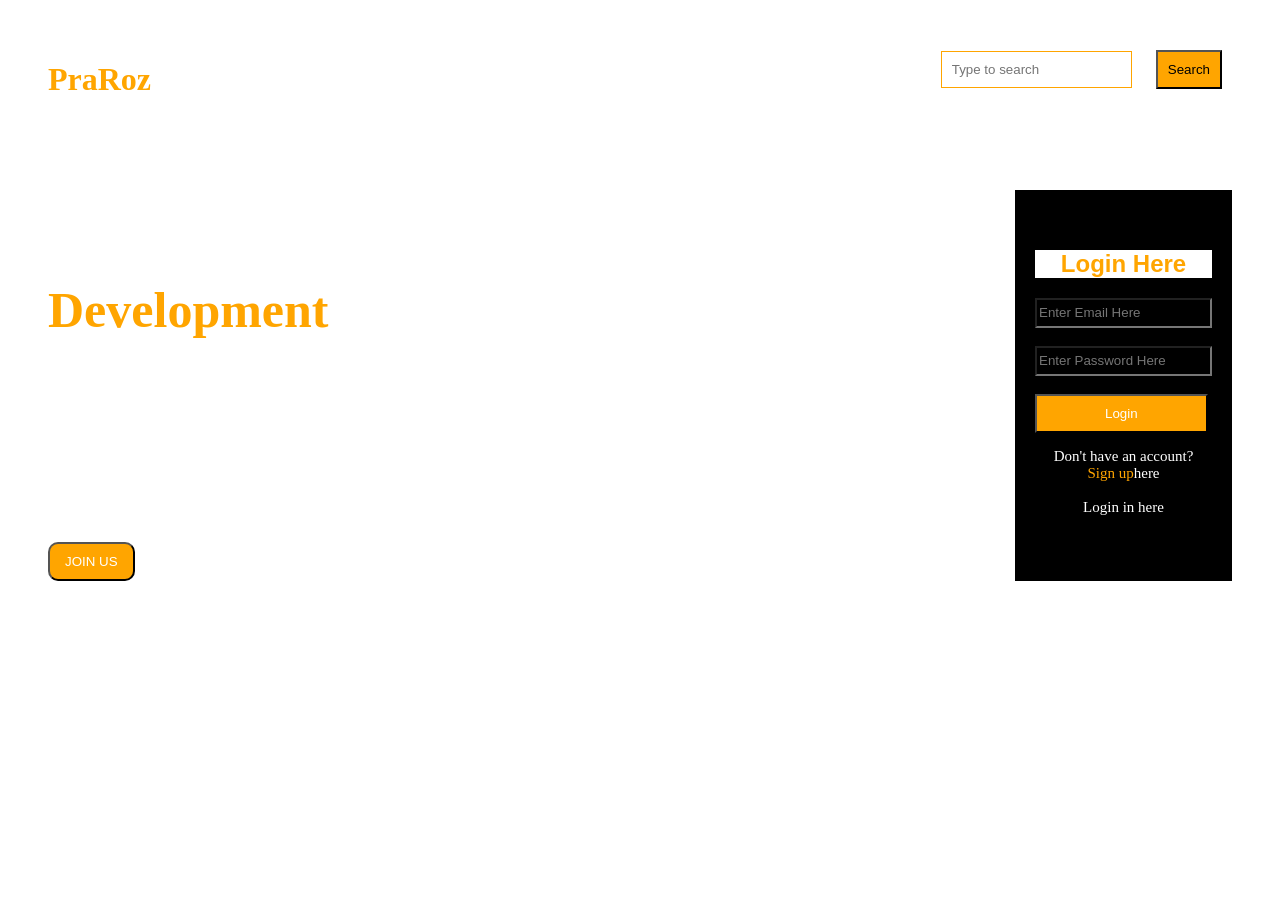
<file: Activity 1/ex3.html>
<!DOCTYPE html>
<html>
 <head>
  <link rel="stylesheet" href="ex3.css">
 </head>
  <body background="C:\Users\USER\OneDrive\Pictures\3.webp">
    <div class="container">
	 <div class="item1"><h1>PraRoz</h1></div>
	 <div class="navbar">
	  <ul>
	    <li><a href="">HOME</a></li>
		<li><a href="">ABOUT</a></li>
		<li><a href="">SERVICE</a></li>
		<li><a href="">DESIGN</a></li>
		<li><a href="">CONTACT</a></li>
	  </ul></div>
     <div class="search">
      <input type="text" placeholder="Type to search">
      <button>Search</button></input>
     </div>
    </div>	 
    <div class="box">
	 <div class="box1"><h1>Web Design & <br><span class="orange">Development</span><br>Course</h1>
	 <p>Web design is a specification of the design stream.They also use HTML,CSS,<br>WYSIWGM editing software,mark up validators etc,to create design elements</p><br>
	 <button class="btn">JOIN US</button></div>
    
	<div class="login">
	 <h2>Login Here</h2>
	 <input type="text" placeholder="Enter Email Here"><br><br>
	 <input type="text" placeholder="Enter Password Here"><br><br>
	 <button class="Login">Login</button>
	 <p>Don't have an account?<br> 
	 <a href="">Sign up</a>here<br><br>Login in here</p>
	 </div>
	</div>
  </body>

</html>
</file>
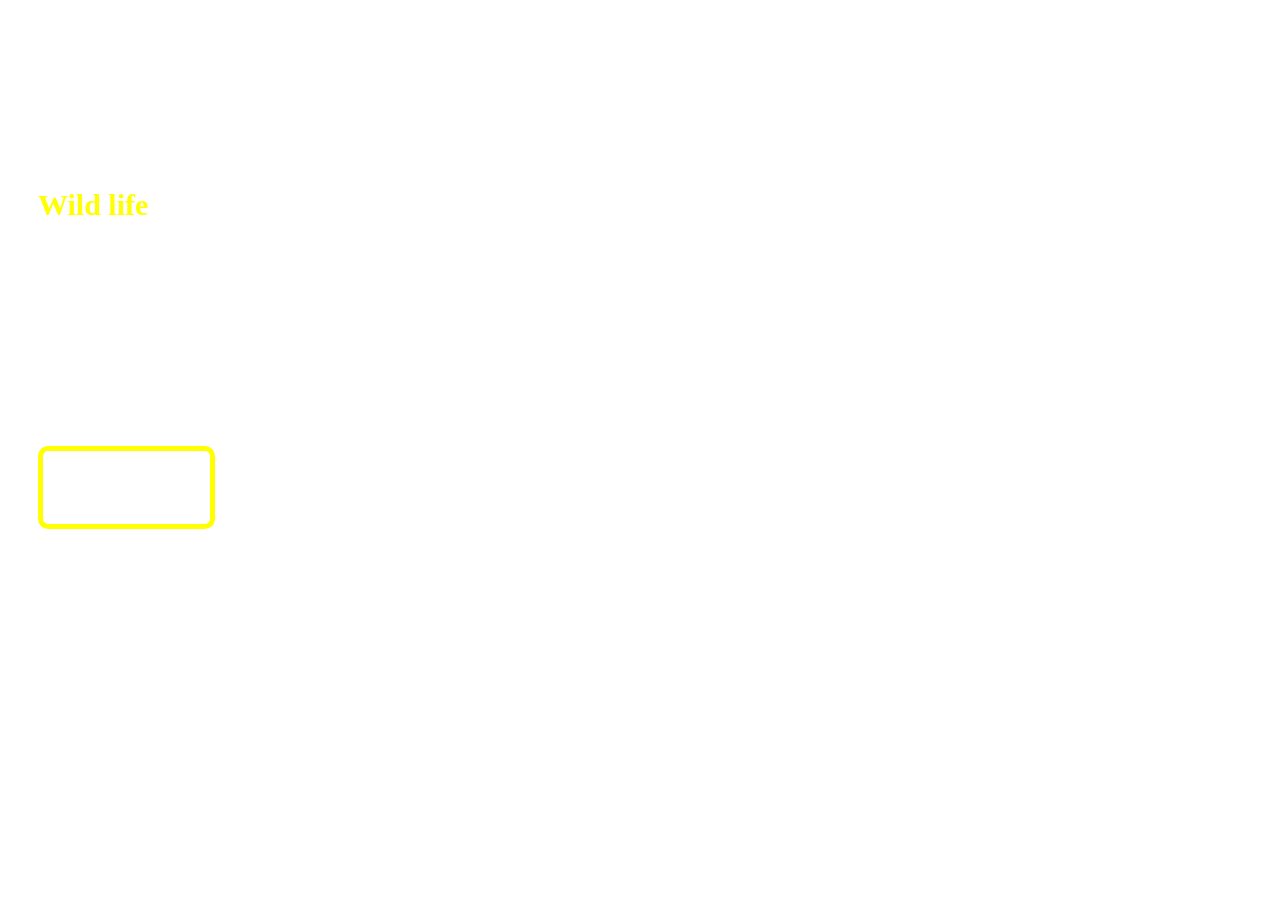
<file: Activity 3/web1.html>
<!DOCTYPE html>
<html>
<head>
<link rel="stylesheet" a href="web1.css">
<title>
</title>

</head>
<body background="C:\html\tiger.jpeg.jpeg">

<div class="container">
<div class="item1"><h2>NATIONAL <br>GEOGRAPHIC</h2></div>
<div class="item 2">
 <nav>
  <li><a href="">Home</a></li>
  <li><a href="">About</a></li>
  <li><a href="">Gallery</a></li>
  <li><a href="">Contact</a></li>
 </nav>
</div> 
</div>
<div class="content">
<div class="item3"><h4>Wild life</h4></div>  
<h1>Tiger</h1>
<p>The tiger is the largest living cat species and a member of the genus Panthere.<br>It is most recognizable for this dark vertical stipes.</p>
<button type="submit">Watch Trailer</button> 



</div>


</body>
</html>
</file>
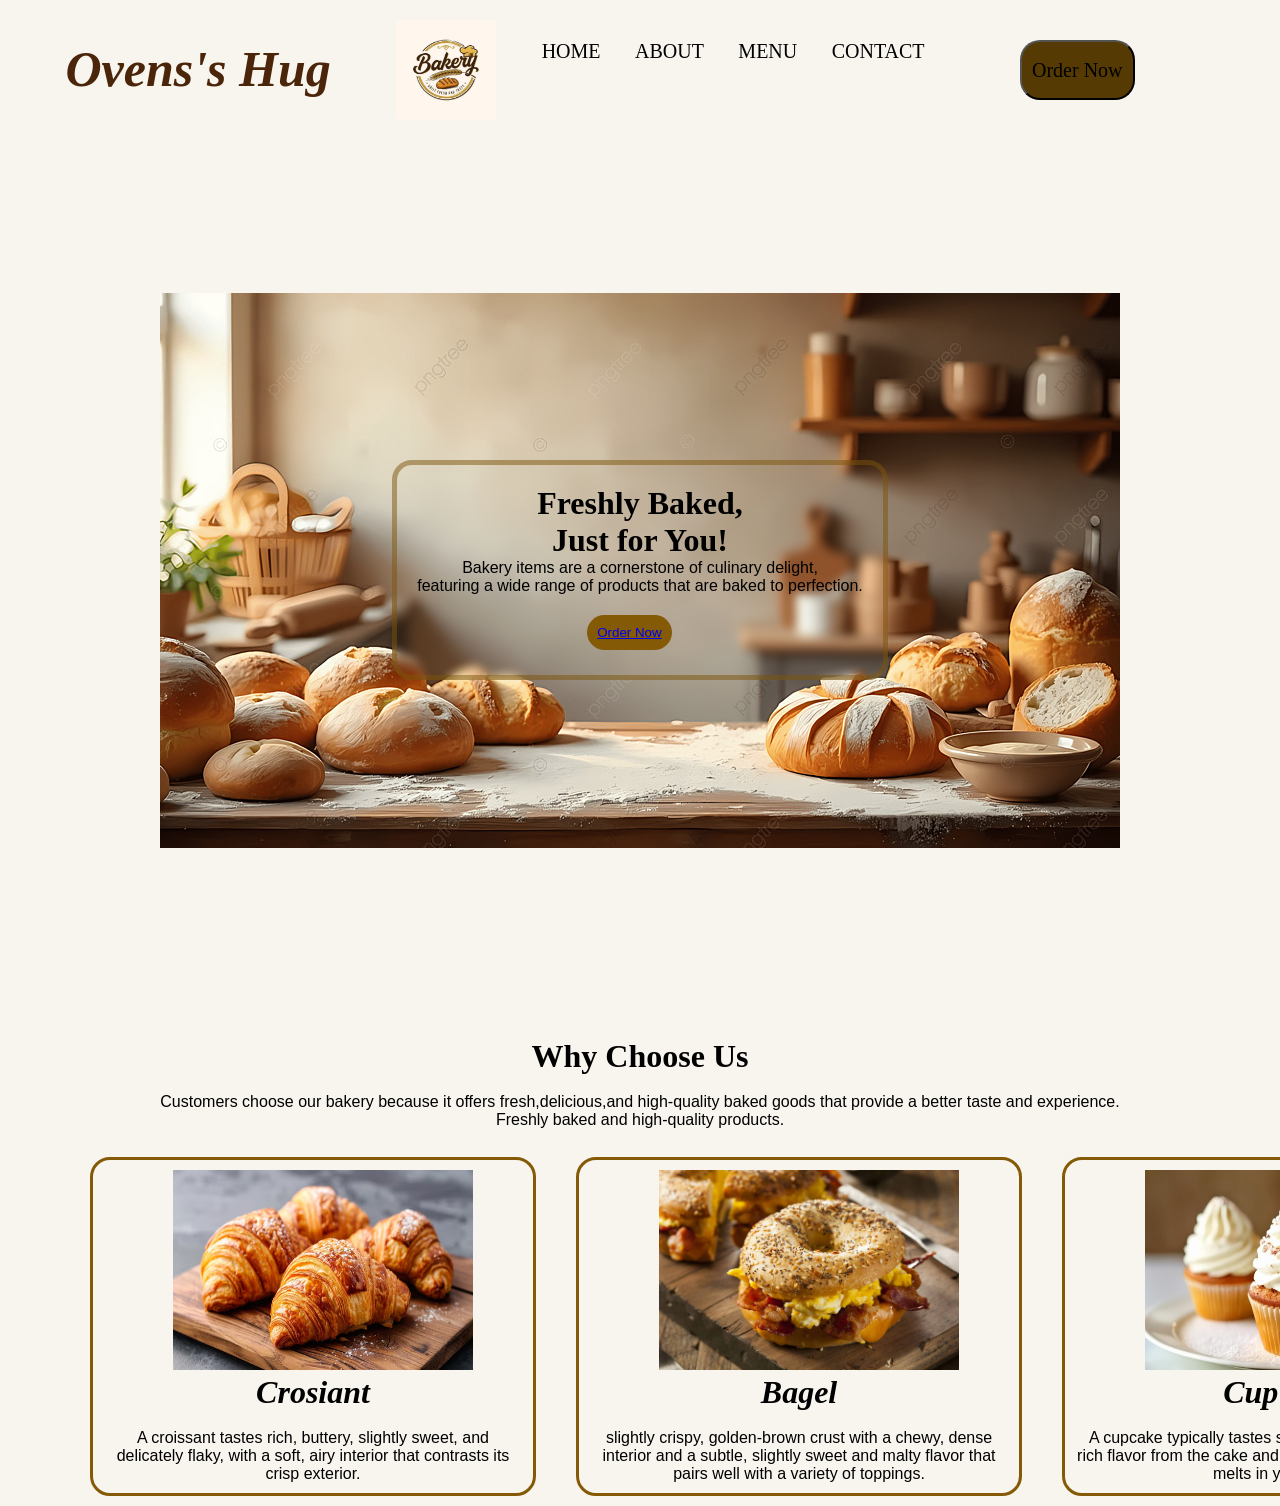
<file: Project/ex1.html>
<!DOCTYPE html>
<head><link rel="stylesheet" href="ex1.css"></head>
<body>
 <div class="container">
    <div class="navbar">
        <h1>Ovens's Hug</h1>
        <img src="lo.jpg">
        <nav>
            <ul>
            <li><a href="">HOME</a></li>
            <li><a href="about.html">ABOUT</a></li>
            <li><a href="menu.html">MENU</a></li>
            <li><a href="">CONTACT</a></li>
            </ul>
        </nav>
        <button><a href="order.html">Order Now</a></button>
    </div>
 </div>
 <div class="main">
    <div class="item1">
        <h1>Freshly Baked,<br>Just for You!</h1>
        <p>Bakery items are a cornerstone of culinary delight, <br>featuring a wide range of products that are baked to perfection.</p>
        <button><a href="order.html">Order Now</a></button>
    </div>
 </div><br>
<h1>Why Choose Us</h1><br>
<p>Customers choose our bakery because it offers fresh,delicious,and high-quality baked goods that provide a better taste and experience.<br>
Freshly baked and high-quality products.</p><br>
<div class="content">
    <div class="con1">
        <img src="cross.avif" width="300px" height="250px"><br><h1>Crosiant</h1><br><p>A croissant tastes rich, buttery, slightly sweet, and delicately flaky, with a soft, airy interior that contrasts its crisp exterior.</p></div>
       <div class="con1"><img src="begal.jpg"width="300px" height="250px"><br><h1>Bagel</h1><br><p> slightly crispy, golden-brown crust with a chewy, dense interior and a subtle, slightly sweet and malty flavor that pairs well with a variety of toppings.</p></div>
        <div class="con1"><img src="cup.jpg"width="300px" height="250px"><br><h1>Cup cake</h1><br><p>A cupcake typically tastes sweet, soft, and moist, with a rich flavor from the cake and a creamy, sugary frosting that melts in your mouth.
</p></div>
    </div>
</div>






















</body>
</html>
</file>
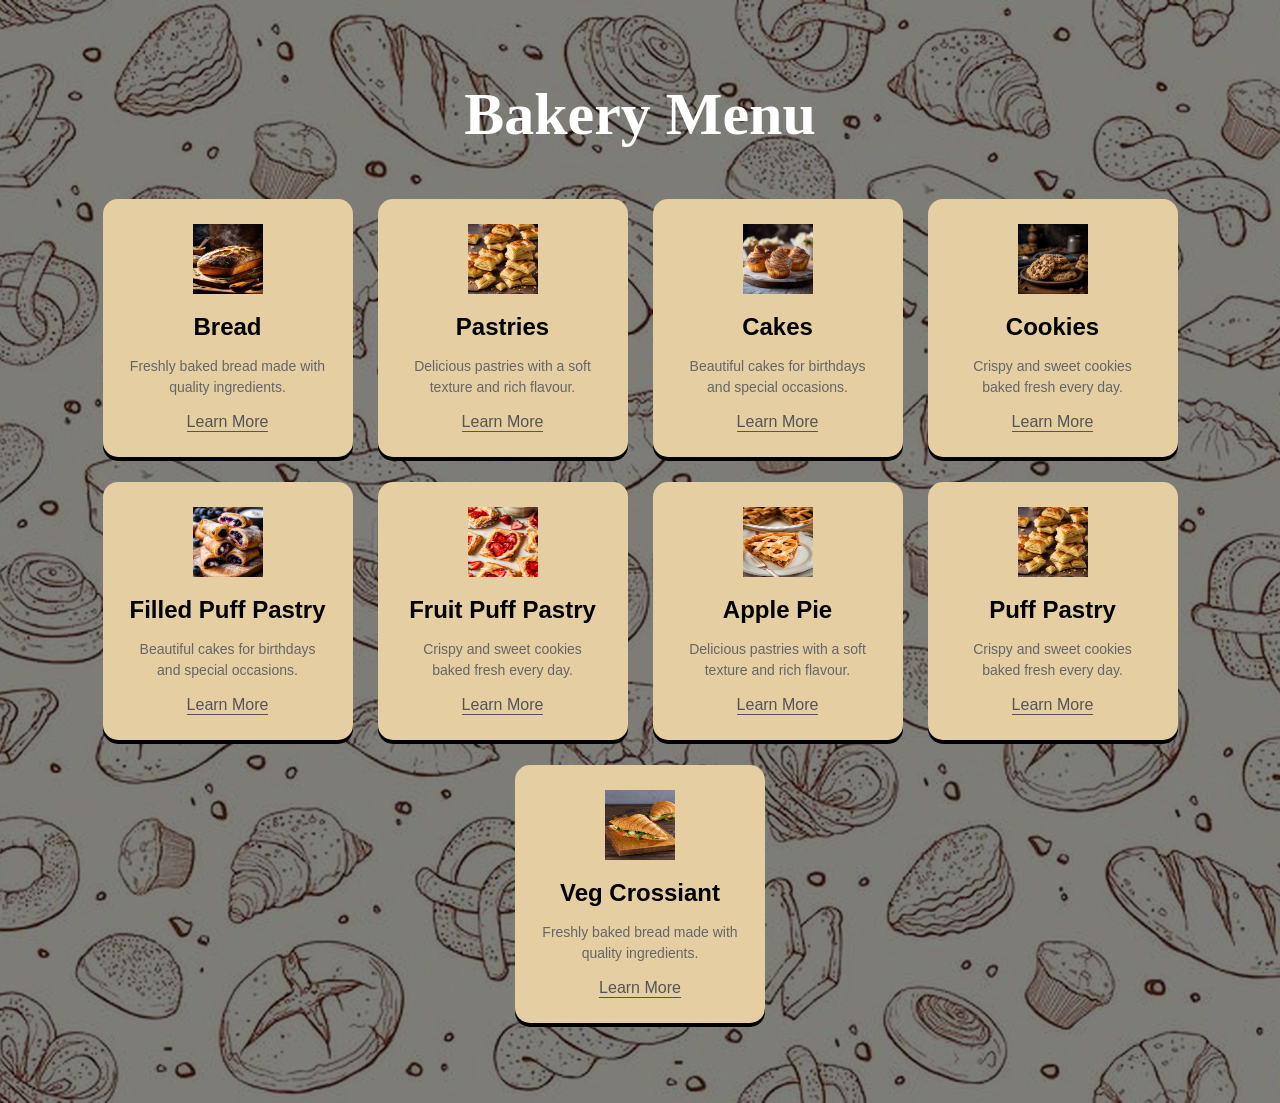
<file: Project/menu.html>
<!DOCTYPE html>
<head><link rel="stylesheet" href="ex1.css"></head>
<body>
    <section class="menu">
        <h1>Bakery Menu</h1>

        <div class="card-container">
            <div class="card">
                <img src="b.jpeg">
                <h2>Bread</h2>
                <p>Freshly baked bread made with quality ingredients.</p>
                <a href="#">Learn More</a>
            </div>
            <div class="card">
                <img src="pa.jpeg">
                <h2>Pastries</h2>
                <p>Delicious pastries with a soft texture and rich flavour.</p>
                <a href="#">Learn More</a>
            </div>
            <div class="card">
                <img src="cup (2).jpg">
                <h2>Cakes</h2>
                <p>Beautiful cakes for birthdays and special occasions.</p>
                <a href="#">Learn More</a>
            </div>
            <div class="card">
                <img src="coo.jpg">
                <h2>Cookies</h2>
                <p>Crispy and sweet cookies baked fresh every day.</p>
                <a href="#">Learn More</a>
            </div>
            <div class="card">
                <img src="roll.jpg">
                <h2>Filled Puff Pastry</h2>
                <p>Beautiful cakes for birthdays and special occasions.</p>
                <a href="#">Learn More</a>
            </div>
            <div class="card">
                <img src="san.jpg">
                <h2>Fruit Puff Pastry</h2>
                <p>Crispy and sweet cookies baked fresh every day.</p>
                <a href="#">Learn More</a>
            </div>
            <div class="card">
                <img src="apple pie.jpg">
                <h2>Apple Pie</h2>
                <p>Delicious pastries with a soft texture and rich flavour.</p>
                <a href="#">Learn More</a>
            </div>
            <div class="card">
                <img src="pa.jpeg">
                <h2>Puff Pastry</h2>
                <p>Crispy and sweet cookies baked fresh every day.</p>
                <a href="#">Learn More</a>
            </div>
            <div class="card">
                <img src="veg.avif">
                <h2>Veg Crossiant</h2>
                <p>Freshly baked bread made with quality ingredients.</p>
                <a href="#">Learn More</a>
            </div>
        </div>
    </section>
</body>
</html>
</file>
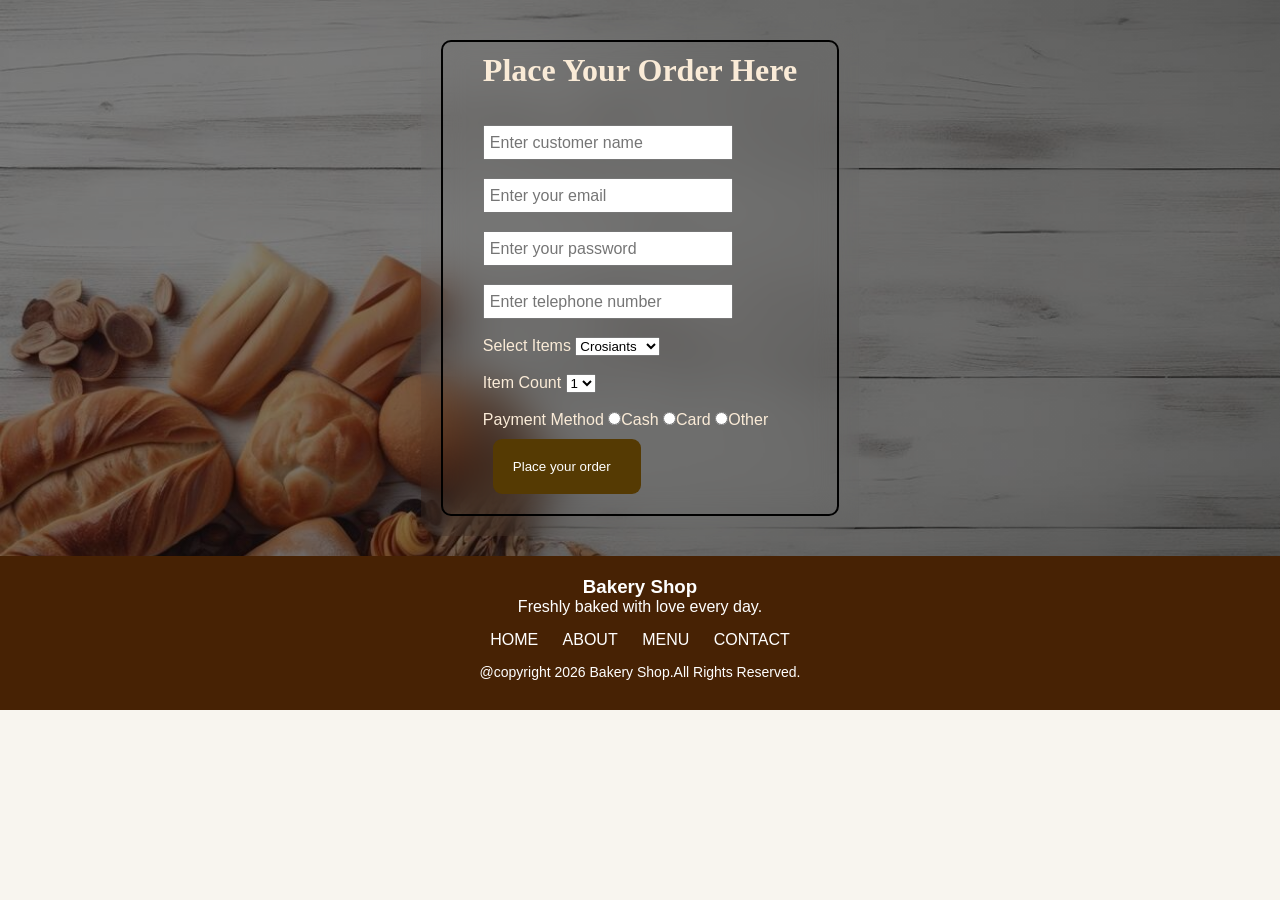
<file: Project/order.html>
<!DOCTYPE html>
<head><link rel="stylesheet" href="ex1.css"></head>
<body>
    <div class="form1">
        <div class="frm1">
        <form onsubmit="order()">
            <h1>Place Your Order Here</h1><br><br>
            <input type="text" placeholder="Enter customer name"></input><br><br>
            <input type="email"placeholder="Enter your email"></input><br><br>
            <input type="password"placeholder="Enter your password"></input><br><br>
            <input type="tel"placeholder="Enter telephone number"></input><br><br>
            <label>Select Items</label>
            <select name="items">
                <option>Crosiants</option>
                <option>Bagel</option>
                <option>Cup cakes</option>
                <option>Pastries</option>
                <option>Other</option>
            </select><br><br>
            <label>Item Count</label>
            <select names="item">
                <option>1</option>
                <option>2</option>
                <option>3</option>
                <option>4</option>
                <option>5</option>
            </select><br><br>
            <label>Payment Method</label>
            <input type="radio" name="pay">Cash</input>
            <input type="radio" name="pay">Card</input>
            <input type="radio" name="pay">Other</input><br>
            <button type="submit">Place your order</button>

        </form>
    </div>
    </div>
    <footer>
        <div class="footer-content">
            <h3>Bakery Shop</h3>
            <p>Freshly baked with love every day.</p>
            <div class="footer-links">
                <a href="ex1.html">HOME</a>
                <a href="about.html">ABOUT</a>
                <a href="menu.html">MENU</a>
                <a href="">CONTACT</a>
            </div>
            <P class="copyright">
                @copyright 2026 Bakery Shop.All Rights Reserved.
            </P>
        </div>
    </footer>
    <script src="script.js"></script>
</body>
</html>
</file>
<file: Activity 1/ex3.css>
*{
	box-sizing:border-box;
}
.container{
	display:flex;
	justify-content:space-between;
	margin:10px;
	padding:30px;
}
ul{
	list-style:none;
}
li{
	display:inline;
	margin:10px;
	padding:10px;
	margin-right:20px;
}
a{
	text-decoration:none;
	color:white;
}
.item1{
	color:orange;
}

	
.serach{
	border:10px solid orange;
}
	
.search button{
	background-color:orange;
	padding:10px;
	margin:10px;
	cursor:pointer;
}
.search input{
	background:transparent;
	color:white;
	padding:10px;
	margin:10px;
	border:1px solid orange;
}
*{
	box-sizing:border-box;
}
.box{
	display:flex;
	margin:20px;
	padding:20px;
	justify-content:space-between;
	gap:20px;
	
}
.box1{
	color:white;
	font-size:25px;
}
p{
	color:white;
	font-size:15px;
}
.btn{
	border-radius:10px;
	padding:10px 15px;
	background-color:orange;
	color:white;
}
.login{
	margin-left:500px;
	padding:40px 20px;
    
	background-color:black;
	
}
.login h2{
	background-color:white;
	color:orange;
	text-align:center;
	font-family:arial;
}
.login input{
	height:30px;
}
.Login{
	padding:10px 68px;
	color:white;
	background-color:orange;
}
.login p{
	text-align:center;
}
.login a{
	color:orange;
	text-align:center;
}
.login input{
	background:transparent;
}
.orange{
	color:orange;
}
</file>
<file: Activity 3/web1.css>
body{
	
	background-repeat:no-repeat;
	background-attachment:fixed;
	background-size:cover;
}
*{
	box-sizing:border-box;
}
.container{
	display:flex;
	justify-content:space-between;
	margin:30px
}
.content{
	margin:30px;
}
.item1{
	color:white;
}
p{
	color:white;
	font-size:23px;
}
nav{
	text-align:right;
	font-size:20px;
	color:white;
}
ul{
	list-style:none;
	padding:0;
	margin:0;
}
a{
	text-decoration:none;
	color:white;
}
li{
	display:inline;
	margin-right:20px;
	color:white;
}
h4{
	color:yellow;
	font-size:30px;
}
h2{
	color:white;
	
}
h1{
	color:white;
	font-family:arial;
	font-size:60px;
}
button{
	background-color:transparent;
	border:5px solid yellow;
	font-size:20px;
	padding:25px;
	border-radius:10px;
    text-align:center;
	color:white;
}
.item1 h2{
	font-size:30px;
}
</file>
<file: Project/ex1.css>
body{
    background-color:#ebb36e4a;
}
.navbar{
    display:flex;
    justify-content:space-evenly;
    margin-right: 80px;;
    padding-top: 20px;
}
.navbar nav{
    padding-top: 20px;
    
}
.navbar nav li{
    padding-top: 20px;
    text-align:center;
}
.navbar a{
    text-decoration: none;
    font-size: 10px;
    font-family: bold;
    color: black;
    font-size: 20px;
}
.navbar  ul li{
    display: inline;
    margin-right:30px;
}

.navbar button{
    padding: 10px;
    margin: 20px;
    color:white;
    border-radius:20px;
    background-color:#553a03;
}
.navbar h1{
    font-style: italic; 
    font-size: 50px;
    font-weight: 70px;
    margin:10px;
    padding: 10px; 
    color:#4a2509
}
.navbar img{
    width: 100px;
    height: 100px;
    border: 2px;
    border-radius: 2px;
}

.main{
    display: flex;
    background-image: url("bg.jpg");
    background-position: center;
    background-repeat: no-repeat;
    background-size: corver;
    height:100vh;
    width:auto;
    align-items: center;
}
.item1{
      backdrop-filter:blur(5px) ;
      border:5px solid rgba(125, 84, 10, 0.5); 
      justify-content: center;   
      padding:20px;
      margin: 50px auto; 
      align-items: center;
      height: 220px;
      width: auto;
      border-radius: 20px;
}
.item1 h1{
    font-weight: 10px;
    text-align: center;
}
.item1 p{
    text-align: center;
}
.item1 button{
    padding: 10px;
    margin: 20px;
    color:white;
    border-radius:20px;
    background-color:#845A06;
    align-items: center;
    justify-content: center;
    margin-left:170px;
    border: none;
    cursor: pointer;
}
h1{
    text-align: center;
    font-family: Double-Struck;
}
p{
    text-align: center;
}
.content{
    
    align-items:center;
    justify-content:space-between;
    padding-left: 80px;
    display: flex;
    margin-right: 20px;
    flex-direction: row;
    column-gap: 20px;
}
.con1{
   padding: 10px;
   margin: 10px;
   border-radius: 20px;
    border: 3px solid #845A06;
    text-align: center;
    column-gap: 20px;
    justify-content: center;
}
.con1 img{
    width:400px;
    height:200px;
    margin-right: 20px;
    justify-content: center;
    padding-right:30px;
    align-items:center;
    padding-left: 70px;
    display: flex inline; 
    align-items: center;
    
}
.con1 h1{
    text-align: center;
    font-style:italic;
}
*{
    margin:0;
    padding: 0;
    box-sizing: border-box;
}
body{
    font-family: Arial, sans-serif;
}
.menu{
    min-height: 100vh;
    background:linear-gradient(rgba(0,0,0,0.5),rgba(0,0,0,0.5)),url("bread.jpg");
    
    background-size: cover;
    background-position: center;
    
    text-align: center;
    padding: 80px 20px;
}
.menu h1{
    color: white;
    font-size: 60px;
    margin-bottom: 50px;

}
.card-container{
    display: flex;
    justify-content: center;
    gap: 25px;
    flex-wrap: wrap;
}
.card{
    width:250px;
    background-color: #e4cea2;
    border-radius: 15px;
    padding: 25px;
    box-shadow: 0 4px black;
    transition: transform 0.3px ease, box-shadow 0.3 ease;
}
.card:hover{
     box-shadow: 0 6px 18px black;
    transform: scale(1.03);
}
.card img{
    width:70px;
    height: 70px;
    margin-bottom: 15px; 
}

.card h2{
    margin-bottom: 15px;
}
.card p{
    color:#666;
    font-size: 14px;
    line-height: 1.5;
}
.card a{
    display: inline-block;
    margin-top: 15px;
    color:#555;
    text-decoration: none;
    border-bottom: 1px solid #555;
}
*{
    margin:0;
    padding:0;
    box-sizing:border-box;
    font-family: Arial, sans-serif;
}

body{
    background:#f8f5ef;
}

.about{
    display:flex;
    align-items:center;
    min-height:100vh;
    margin: 10px;
    padding-top: 20px;
     background:linear-gradient(rgba(0,0,0,0.5),rgba(0,0,0,0.5)),url("ab.jpg");
    background-attachment: fixed;
    background-repeat: no-repeat;
    background-size: cover;
    background-position: center;
}

.about-image{
    display: flex;
}

.about-image img{
    width:auto;
    height:100vh;
    background-size:corver;
    background-repeat: no-repeat;
    background-position: center;
}

.about-content{
    flex:1;
    text-align:center;
    padding:50px;
}

.logo{
    width:80px;
    margin-bottom:10px;
}

.about-content h4{
    color:#4a2509;
    letter-spacing:2px;
    margin-bottom:20px;
}

.about-content h1{
    font-size:50px;
    margin-bottom:20px;
}

.about-content p{
    color:#000000;
    line-height:1.8;
    margin-bottom:30px;
}

.btn{
    display:inline-block;
    text-decoration:none;
    background:#c97835;
    color:white;
    padding:15px 40px;
    border-radius:30px;
    font-weight:bold;
}

.btn:hover{
    background:#a95f23;
}
footer{
    background-color:#472204;
    color: white;
    text-align: center;
    padding: 20px;
    margin-top: 0px;
}
.footer-content{
    margin-bottom:10px;
}
.footer-links{
    margin: 15px 0;
}
.footer-links a{
    color:white;
    text-decoration: none;
    margin: 0 10px;
}
.footer-links a:hover{
    color:orange;
}
.copyright{
    font-size: 14px;
    margin-top: 10px;
}
.form1{
    display: flex;
    justify-content: center;
    margin: 10px;
    padding: 20px;
} 
.frm1{
    border:0px solid rgb(197, 190, 176);
    backdrop-filter:blur(20px);
    border-radius:20px;
}


.form1 form input{
    align-items: center;
    color: black;
    
}
.form1 form{
    border: 2px solid black;
    border-radius: 10px;
    padding:10px;
    margin: 20px;
    padding-left: 40px;
    padding-right: 40px;
    color: antiquewhite;
}
.form1 button{
    padding:20px;
    margin:10px;
    align-items: center;
    padding-right: 30px ;
    background-color:#553a03;
    color: white;
    border:2px;
    border-radius:9px;
}
.form1{
    margin:0;
    background:linear-gradient(rgba(0,0,0,0.5),rgba(0,0,0,0.5)),url("ab2.jpg");
    background-size: cover;
    background-repeat: repeat-x;
    animation: moveBg 20s linear infinite;
}
@keyframes moveBg{
    from{
        background-position: 0 0;
    }
    to{
        background-position: 1000px 0;
    }
}
input[type="text"],
input[type="email"],
input[type="password"],
input[type="tel"]{
    width:250px;
    height:35px;
    padding: 5px;
    font-size: 16px;
}
</file>
